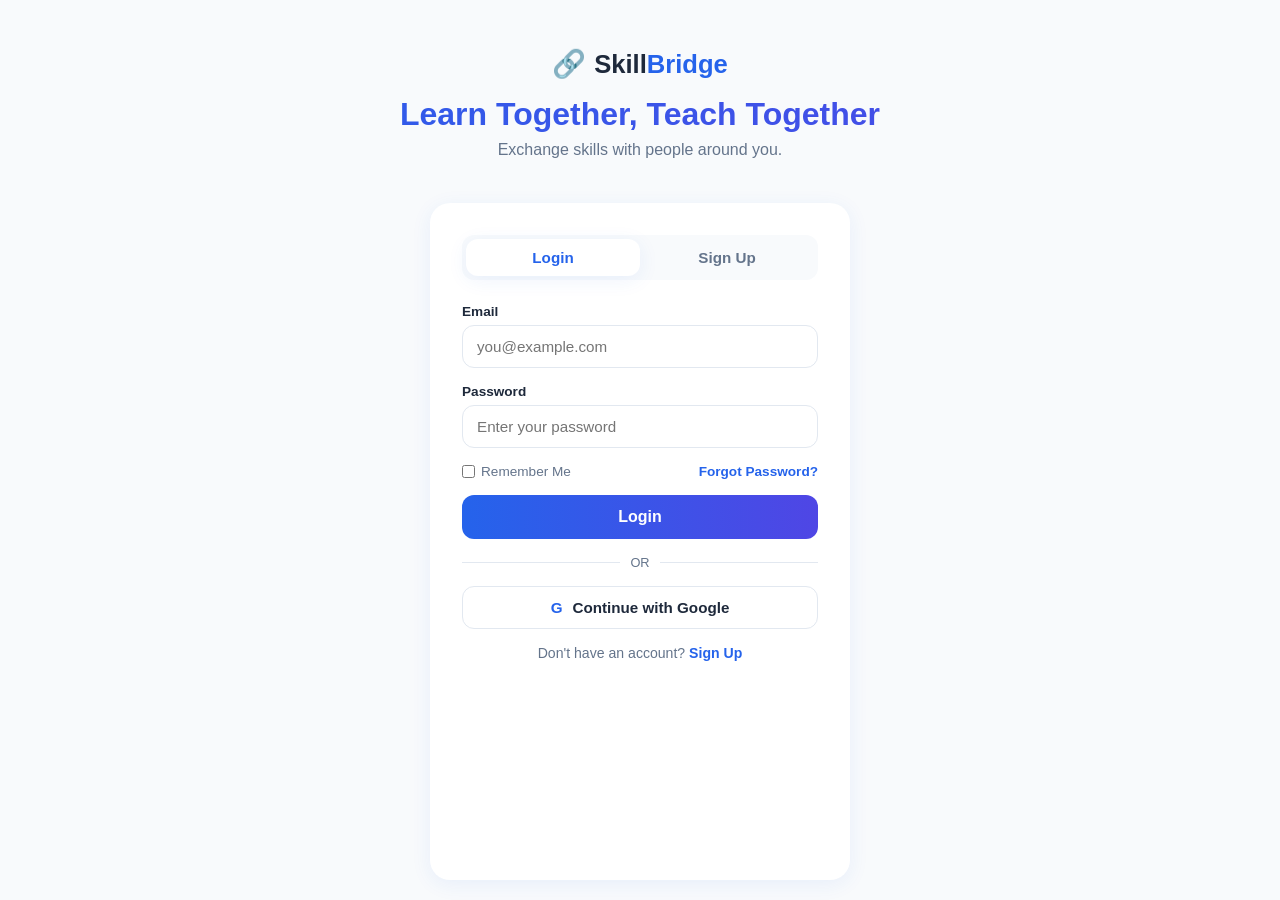
<file: index.html>
<!DOCTYPE html>
<html lang="en">
<head>
  <meta charset="UTF-8" />
  <meta name="viewport" content="width=device-width, initial-scale=1.0" />
  <title>SkillBridge - Learn Together, Teach Together</title>

  <!-- Link to our stylesheet -->
  <link rel="stylesheet" href="style.css" />
</head>
<body>

  <!-- ===================== TOP SECTION ===================== -->
  <!-- This is the header area with the logo, title and subtitle -->
  <header class="top-section">
    <div class="logo">
      <!-- Simple text-based logo using two colors -->
      <span class="logo-icon">🔗</span>
      <span class="logo-text">Skill<span class="logo-highlight">Bridge</span></span>
    </div>

    <h1 class="main-title">Learn Together, Teach Together</h1>
    <p class="main-subtitle">Exchange skills with people around you.</p>
  </header>

  <!-- ===================== AUTH CARD ===================== -->
  <!-- This card contains the Login and Sign Up forms -->
  <main class="auth-container">
    <div class="auth-card">

      <!-- Tabs to switch between Login and Sign Up -->
      <div class="tabs">
        <button class="tab-btn active" id="loginTabBtn" onclick="switchTab('login')">
          Login
        </button>
        <button class="tab-btn" id="signupTabBtn" onclick="switchTab('signup')">
          Sign Up
        </button>
      </div>

      <!-- ===================== LOGIN FORM ===================== -->
      <form class="auth-form active" id="loginForm">
        <div class="input-group">
          <label for="loginEmail">Email</label>
          <input type="email" id="loginEmail" placeholder="you@example.com" required />
        </div>

        <div class="input-group">
          <label for="loginPassword">Password</label>
          <input type="password" id="loginPassword" placeholder="Enter your password" required />
        </div>

        <!-- Remember me + Forgot password row -->
        <div class="form-row">
          <label class="checkbox-label">
            <input type="checkbox" id="rememberMe" />
            Remember Me
          </label>
          <a href="#" class="forgot-link">Forgot Password?</a>
        </div>

        <button type="submit" class="primary-btn">Login</button>

        <!-- Divider with OR text -->
        <div class="divider">
          <span>OR</span>
        </div>

        <!-- Google button - UI only, does not actually authenticate -->
        <button type="button" class="google-btn">
          <span class="google-icon">G</span>
          Continue with Google
        </button>

        <p class="switch-text">
          Don't have an account?
          <a href="#" onclick="switchTab('signup')">Sign Up</a>
        </p>
      </form>

      <!-- ===================== SIGN UP FORM ===================== -->
      <form class="auth-form" id="signupForm">
        <div class="input-group">
          <label for="signupName">Full Name</label>
          <input type="text" id="signupName" placeholder="Your full name" required />
        </div>

        <div class="input-group">
          <label for="signupEmail">Email</label>
          <input type="email" id="signupEmail" placeholder="you@example.com" required />
        </div>

        <div class="input-group">
          <label for="signupPassword">Password</label>
          <input type="password" id="signupPassword" placeholder="Create a password" required />
        </div>

        <div class="input-group">
          <label for="signupConfirmPassword">Confirm Password</label>
          <input type="password" id="signupConfirmPassword" placeholder="Re-enter your password" required />
        </div>

        <!-- This shows an error if passwords don't match -->
        <p class="error-text" id="signupError"></p>

        <button type="submit" class="primary-btn">Create Account</button>

        <p class="switch-text">
          Already have an account?
          <a href="#" onclick="switchTab('login')">Login</a>
        </p>
      </form>

    </div>
  </main>

  <!-- Link to our JavaScript file -->
  <script src="app.js"></script>
</body>
</html>
</file>
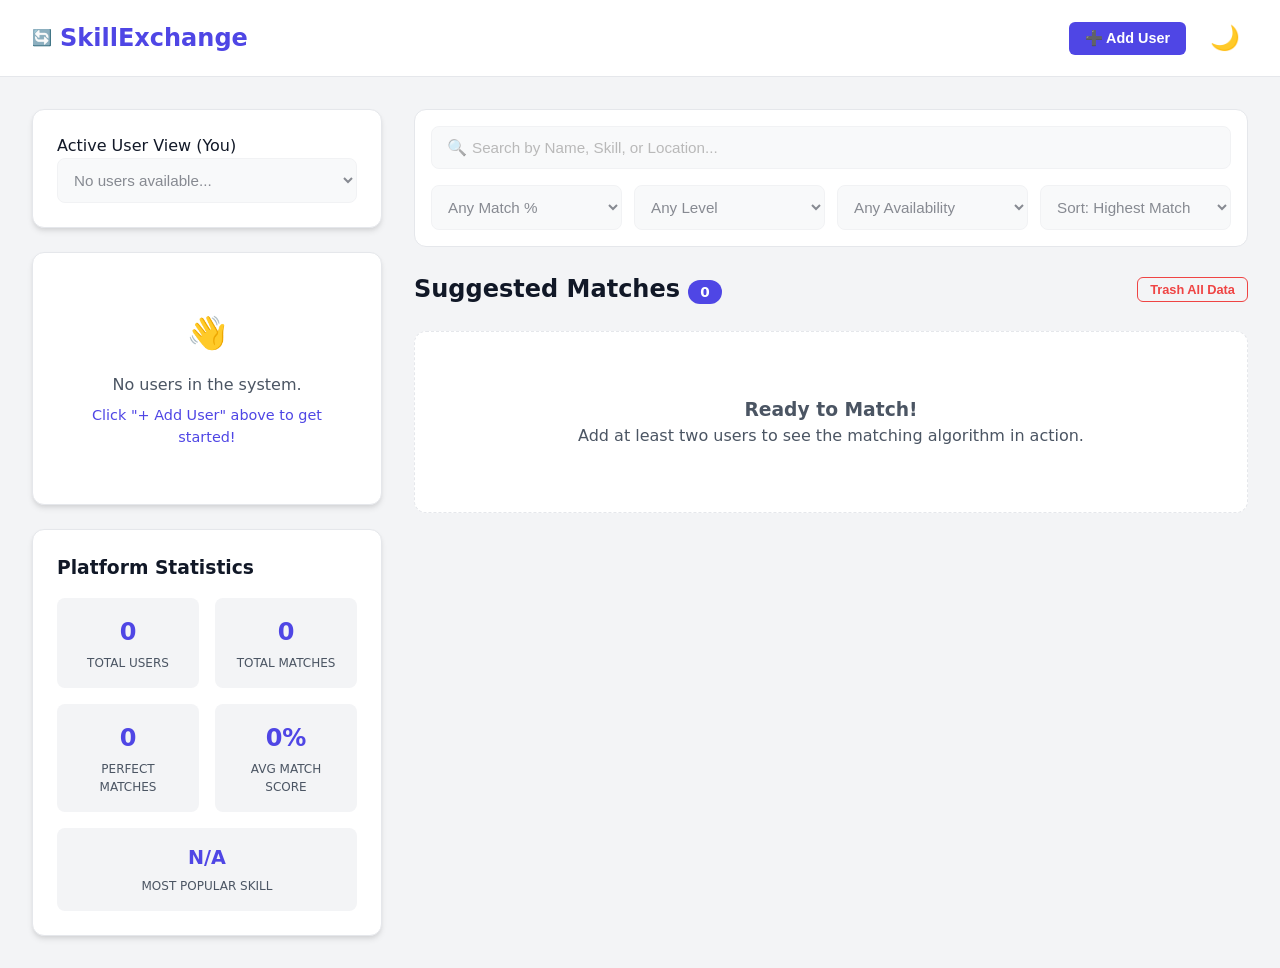
<file: match.html>
<!DOCTYPE html>
<html lang="en">
<head>
    <meta charset="UTF-8">
    <meta name="viewport" content="width=device-width, initial-scale=1.0">
    <title>Skill Exchange Matcher</title>
    <link rel="stylesheet" href="match.css">
</head>
<body>
    <header class="app-header">
        <div class="logo">
            <span class="logo-icon">🔄</span>
            <h1>SkillExchange</h1>
        </div>
        <div class="header-actions">
            <button id="btn-add-user" class="btn btn-primary">➕ Add User</button>
            <button id="theme-toggle" class="btn btn-icon" title="Toggle Dark Mode">🌙</button>
        </div>
    </header>

    <div class="app-container">
        <!-- Left Panel: User Profile & Dashboard -->
        <aside class="left-panel">
            <div class="card selector-card">
                <label for="user-selector">Active User View (You)</label>
                <select id="user-selector">
                    <option value="">No users available...</option>
                </select>
            </div>

            <div class="card profile-card" id="active-profile">
                <!-- Injected via JS -->
                <div class="empty-state">
                    <p>No users in the system.</p>
                    <p>Click "Add User" to get started!</p>
                </div>
            </div>

            <div class="card dashboard-card">
                <h3>Platform Statistics</h3>
                <div class="stats-grid" id="dashboard-stats">
                    <!-- Injected via JS -->
                </div>
            </div>
        </aside>

        <!-- Right Panel: Matches & Search -->
        <main class="right-panel">
            <div class="toolbar">
                <div class="search-box">
                    <span class="icon">🔍</span>
                    <input type="text" id="search-input" placeholder="Search by Name, Skill, or Location..." disabled>
                </div>
                
                <div class="filters">
                    <select id="filter-min-match" disabled>
                        <option value="0">Any Match %</option>
                        <option value="90">Perfect (90%+)</option>
                        <option value="75">Excellent (75%+)</option>
                        <option value="60">Strong (60%+)</option>
                        <option value="40">Good (40%+)</option>
                    </select>
                    
                    <select id="filter-level" disabled>
                        <option value="">Any Level</option>
                        <option value="Beginner">Beginner</option>
                        <option value="Intermediate">Intermediate</option>
                        <option value="Advanced">Advanced</option>
                        <option value="Expert">Expert</option>
                    </select>

                    <select id="filter-availability" disabled>
                        <option value="">Any Availability</option>
                        <option value="Weekends">Weekends</option>
                        <option value="Evenings">Evenings</option>
                        <option value="Weekdays">Weekdays</option>
                        <option value="Flexible">Flexible</option>
                    </select>

                    <select id="sort-matches" disabled>
                        <option value="highest">Sort: Highest Match</option>
                        <option value="lowest">Sort: Lowest Match</option>
                        <option value="alphabetical">Sort: Alphabetical</option>
                        <option value="shared">Sort: Most Shared Skills</option>
                    </select>
                </div>
            </div>

            <div class="matches-header">
                <h2>Suggested Matches <span id="match-count" class="badge count-badge">0</span></h2>
                <button id="btn-clear-data" class="btn btn-danger btn-small">Trash All Data</button>
            </div>

            <div class="matches-grid" id="matches-container">
                <!-- Matches injected via JS -->
                <div class="empty-state-large" style="grid-column: 1/-1;">
                    <h3>Ready to Match!</h3>
                    <p>Add at least two users to see the matching algorithm in action.</p>
                </div>
            </div>
        </main>
    </div>

    <!-- Add User Modal -->
    <div id="add-user-modal" class="modal">
        <div class="modal-content card">
            <div class="modal-header">
                <h2>Register New User</h2>
                <button id="close-modal" class="btn-icon">&times;</button>
            </div>
            <form id="add-user-form">
                <div class="form-group">
                    <label>Name</label>
                    <input type="text" id="reg-name" required placeholder="e.g., Alice">
                </div>
                
                <div class="form-group">
                    <label>Bio</label>
                    <input type="text" id="reg-bio" required placeholder="A short description about yourself">
                </div>
                
                <div class="form-row">
                    <div class="form-group">
                        <label>Location</label>
                        <input type="text" id="reg-location" required placeholder="e.g., New York">
                    </div>
                    
                    <div class="form-group">
                        <label>Experience Level</label>
                        <select id="reg-level" required>
                            <option value="Beginner">Beginner</option>
                            <option value="Intermediate">Intermediate</option>
                            <option value="Advanced">Advanced</option>
                            <option value="Expert">Expert</option>
                        </select>
                    </div>
                    
                    <div class="form-group">
                        <label>Availability</label>
                        <select id="reg-availability" required>
                            <option value="Weekends">Weekends</option>
                            <option value="Evenings">Evenings</option>
                            <option value="Weekdays">Weekdays</option>
                            <option value="Flexible">Flexible</option>
                        </select>
                    </div>
                </div>

                <div class="form-group">
                    <label>Skills I Know (Comma separated)</label>
                    <input type="text" id="reg-knows" required placeholder="e.g., HTML, CSS, JavaScript, Python">
                    <small>Separate multiple skills with commas.</small>
                </div>

                <div class="form-group">
                    <label>Skills I Want to Learn (Comma separated)</label>
                    <input type="text" id="reg-wants" required placeholder="e.g., React, Node.js, UI Design">
                    <small>Separate multiple skills with commas.</small>
                </div>

                <div class="form-actions">
                    <button type="button" id="btn-cancel-modal" class="btn btn-secondary">Cancel</button>
                    <button type="submit" class="btn btn-primary">Save User</button>
                </div>
            </form>
        </div>
    </div>

    <!-- Chat Modal -->
    <div id="chat-modal" class="modal">
        <div class="modal-content card chat-container">
            <div class="modal-header chat-header">
                <div class="chat-header-info" id="chat-header-info">
                    <!-- Injected via JS -->
                </div>
                <button id="close-chat-modal" class="btn-icon">&times;</button>
            </div>
            
            <div class="chat-messages" id="chat-messages">
                <!-- Messages injected via JS -->
            </div>
            
            <form id="chat-form" class="chat-input-area">
                <input type="text" id="chat-input" required placeholder="Type your message..." autocomplete="off">
                <button type="submit" class="btn btn-primary">Send</button>
            </form>
        </div>
    </div>

    <script src="match.js"></script>
</body>
</html>
</file>
<file: style.css>
:root {
  --color-primary: #2563eb;
  --color-secondary: #4f46e5;
  --color-background: #f8fafc;
  --color-card: #ffffff;
  --color-text-dark: #1e293b;
  --color-text-light: #64748b;
  --color-border: #e2e8f0;
  --color-error: #dc2626;

  --radius-md: 12px;
  --radius-lg: 20px;

  --shadow-soft: 0 4px 20px rgba(37, 99, 235, 0.08);
  --shadow-hover: 0 8px 30px rgba(37, 99, 235, 0.15);

  --transition-fast: 0.2s ease;
  --transition-medium: 0.4s ease;
}

* {
  margin: 0;
  padding: 0;
  box-sizing: border-box;
}

body {
  font-family: "Segoe UI", Arial, sans-serif;
  background-color: var(--color-background);
  color: var(--color-text-dark);
  min-height: 100vh;
  display: flex;
  flex-direction: column;
  align-items: center;
  animation: pageFadeIn 0.6s ease;
}

@keyframes pageFadeIn {
  from {
    opacity: 0;
    transform: translateY(10px);
  }
  to {
    opacity: 1;
    transform: translateY(0);
  }
}

.top-section {
  width: 100%;
  text-align: center;
  padding: 48px 20px 24px;
}

.logo {
  display: flex;
  align-items: center;
  justify-content: center;
  gap: 8px;
  font-size: 1.6rem;
  font-weight: 700;
  margin-bottom: 16px;
}

.logo-icon {
  font-size: 1.7rem;
}

.logo-highlight {
  color: var(--color-primary);
}

.main-title {
  font-size: 2rem;
  font-weight: 800;
  background: linear-gradient(90deg, var(--color-primary), var(--color-secondary));
  -webkit-background-clip: text;
  background-clip: text;
  color: transparent;
  margin-bottom: 8px;
}

.main-subtitle {
  font-size: 1rem;
  color: var(--color-text-light);
}

.auth-container {
  width: 100%;
  display: flex;
  justify-content: center;
  padding: 20px;
  flex: 1;
}

.auth-card {
  background-color: var(--color-card);
  width: 100%;
  max-width: 420px;
  padding: 32px;
  border-radius: var(--radius-lg);
  box-shadow: var(--shadow-soft);
  transition: box-shadow var(--transition-medium);
}

.auth-card:hover {
  box-shadow: var(--shadow-hover);
}

.tabs {
  display: flex;
  background-color: var(--color-background);
  border-radius: var(--radius-md);
  padding: 4px;
  margin-bottom: 24px;
}

.tab-btn {
  flex: 1;
  padding: 10px;
  border: none;
  background: transparent;
  font-size: 0.95rem;
  font-weight: 600;
  color: var(--color-text-light);
  border-radius: var(--radius-md);
  cursor: pointer;
  transition: all var(--transition-fast);
}

.tab-btn.active {
  background-color: var(--color-card);
  color: var(--color-primary);
  box-shadow: var(--shadow-soft);
}

.auth-form {
  display: none;
  flex-direction: column;
  gap: 16px;
  animation: formFadeIn var(--transition-medium);
}

.auth-form.active {
  display: flex;
}

@keyframes formFadeIn {
  from {
    opacity: 0;
    transform: translateX(10px);
  }
  to {
    opacity: 1;
    transform: translateX(0);
  }
}

.input-group {
  display: flex;
  flex-direction: column;
  gap: 6px;
}

.input-group label {
  font-size: 0.85rem;
  font-weight: 600;
  color: var(--color-text-dark);
}

.input-group input {
  padding: 12px 14px;
  border: 1.5px solid var(--color-border);
  border-radius: var(--radius-md);
  font-size: 0.95rem;
  outline: none;
  transition: border-color var(--transition-fast), box-shadow var(--transition-fast);
}

.input-group input:focus {
  border-color: var(--color-primary);
  box-shadow: 0 0 0 3px rgba(37, 99, 235, 0.15);
}

.form-row {
  display: flex;
  justify-content: space-between;
  align-items: center;
  font-size: 0.85rem;
}

.checkbox-label {
  display: flex;
  align-items: center;
  gap: 6px;
  color: var(--color-text-light);
  cursor: pointer;
}

.forgot-link {
  color: var(--color-primary);
  text-decoration: none;
  font-weight: 600;
}

.forgot-link:hover {
  text-decoration: underline;
}

.primary-btn {
  padding: 13px;
  border: none;
  border-radius: var(--radius-md);
  background: linear-gradient(90deg, var(--color-primary), var(--color-secondary));
  color: white;
  font-size: 1rem;
  font-weight: 700;
  cursor: pointer;
  transition: transform var(--transition-fast), box-shadow var(--transition-fast);
}

.primary-btn:hover {
  transform: translateY(-2px);
  box-shadow: var(--shadow-hover);
}

.primary-btn:active {
  transform: translateY(0);
}

.google-btn {
  display: flex;
  align-items: center;
  justify-content: center;
  gap: 10px;
  padding: 12px;
  border: 1.5px solid var(--color-border);
  border-radius: var(--radius-md);
  background-color: var(--color-card);
  font-size: 0.95rem;
  font-weight: 600;
  color: var(--color-text-dark);
  cursor: pointer;
  transition: background-color var(--transition-fast), transform var(--transition-fast);
}

.google-btn:hover {
  background-color: var(--color-background);
  transform: translateY(-2px);
}

.google-icon {
  font-weight: 800;
  color: var(--color-primary);
}

.divider {
  display: flex;
  align-items: center;
  text-align: center;
  color: var(--color-text-light);
  font-size: 0.8rem;
}

.divider::before,
.divider::after {
  content: "";
  flex: 1;
  border-bottom: 1px solid var(--color-border);
}

.divider span {
  padding: 0 10px;
}

.switch-text {
  text-align: center;
  font-size: 0.88rem;
  color: var(--color-text-light);
}

.switch-text a {
  color: var(--color-primary);
  font-weight: 700;
  text-decoration: none;
}

.switch-text a:hover {
  text-decoration: underline;
}

.error-text {
  color: var(--color-error);
  font-size: 0.82rem;
  min-height: 18px;
}

@media (max-width: 768px) {
  .main-title {
    font-size: 1.6rem;
  }

  .auth-card {
    max-width: 380px;
    padding: 26px;
  }
}

@media (max-width: 480px) {
  .top-section {
    padding: 32px 16px 16px;
  }

  .main-title {
    font-size: 1.35rem;
  }

  .main-subtitle {
    font-size: 0.9rem;
  }

  .auth-card {
    max-width: 100%;
    padding: 20px;
    border-radius: var(--radius-md);
  }

  .form-row {
    flex-direction: column;
    align-items: flex-start;
    gap: 8px;
  }
}
</file>
<file: match.css>
/* Core Variables & Reset */
:root {
    --bg-color: #f3f4f6;
    --surface: #ffffff;
    --text-primary: #111827;
    --text-secondary: #4b5563;
    --primary: #4f46e5;
    --primary-hover: #4338ca;
    --danger: #ef4444;
    --danger-hover: #dc2626;
    --border: #e5e7eb;
    
    /* Category Colors */
    --cat-perfect: #10b981;
    --cat-excellent: #3b82f6;
    --cat-strong: #8b5cf6;
    --cat-good: #f59e0b;
    --cat-mentor: #ec4899;
    --cat-weak: #6b7280;

    --transition: all 0.3s cubic-bezier(0.4, 0, 0.2, 1);
    --shadow: 0 4px 6px -1px rgba(0, 0, 0, 0.1), 0 2px 4px -1px rgba(0, 0, 0, 0.06);
    --shadow-hover: 0 10px 15px -3px rgba(0, 0, 0, 0.1), 0 4px 6px -2px rgba(0, 0, 0, 0.05);
}

[data-theme="dark"] {
    --bg-color: #111827;
    --surface: #1f2937;
    --text-primary: #f9fafb;
    --text-secondary: #9ca3af;
    --border: #374151;
}

* { box-sizing: border-box; margin: 0; padding: 0; }

body {
    font-family: system-ui, -apple-system, sans-serif;
    background-color: var(--bg-color); color: var(--text-primary);
    line-height: 1.5; transition: background-color var(--transition), color var(--transition);
}

/* Buttons */
.btn {
    padding: 0.5rem 1rem; border: none; border-radius: 6px;
    font-weight: 600; cursor: pointer; transition: var(--transition); font-size: 0.9rem;
}
.btn-primary { background-color: var(--primary); color: white; }
.btn-primary:hover { background-color: var(--primary-hover); }
.btn-secondary { background-color: transparent; border: 1px solid var(--border); color: var(--text-primary); }
.btn-secondary:hover { background-color: var(--border); }
.btn-danger { background-color: transparent; border: 1px solid var(--danger); color: var(--danger); }
.btn-danger:hover { background-color: var(--danger); color: white; }
.btn-small { padding: 0.25rem 0.75rem; font-size: 0.8rem; }

/* Header */
.app-header {
    background-color: var(--surface); border-bottom: 1px solid var(--border);
    padding: 1rem 2rem; display: flex; justify-content: space-between;
    align-items: center; position: sticky; top: 0; z-index: 100;
}
.logo { display: flex; align-items: center; gap: 0.5rem; }
.logo h1 { font-size: 1.5rem; color: var(--primary); }
.header-actions { display: flex; align-items: center; gap: 1rem; }
.btn-icon {
    background: none; border: none; font-size: 1.5rem; cursor: pointer;
    padding: 0.5rem; border-radius: 50%; color: var(--text-primary); transition: var(--transition);
}
.btn-icon:hover { background-color: var(--border); }

/* Layout */
.app-container { display: flex; max-width: 1400px; margin: 0 auto; padding: 2rem; gap: 2rem; }
.left-panel { flex: 0 0 350px; display: flex; flex-direction: column; gap: 1.5rem; }
.right-panel { flex: 1; min-width: 0; display: flex; flex-direction: column; gap: 1.5rem; }

/* Cards & Empty States */
.card {
    background-color: var(--surface); border-radius: 12px; padding: 1.5rem;
    border: 1px solid var(--border); box-shadow: var(--shadow);
}
.empty-state, .empty-state-large { text-align: center; padding: 2rem; color: var(--text-secondary); }
.empty-state-large { padding: 4rem 2rem; background-color: var(--surface); border-radius: 12px; border: 1px dashed var(--border); }

/* Selectors & Inputs */
select, input[type="text"] {
    width: 100%; padding: 0.75rem; border: 1px solid var(--border);
    border-radius: 8px; background-color: var(--bg-color); color: var(--text-primary);
    font-size: 0.95rem; outline: none; transition: var(--transition);
}
select:disabled, input:disabled { opacity: 0.5; cursor: not-allowed; }
select:focus:not(:disabled), input:focus:not(:disabled) {
    border-color: var(--primary); box-shadow: 0 0 0 3px rgba(79, 70, 229, 0.2);
}

/* Profile Elements */
.profile-header { display: flex; align-items: center; gap: 1rem; margin-bottom: 1rem; }
.avatar {
    width: 60px; height: 60px; border-radius: 50%; display: flex; align-items: center;
    justify-content: center; font-size: 1.5rem; font-weight: bold; color: white;
}
.profile-info h2 { font-size: 1.25rem; margin-bottom: 0.25rem; }
.meta { font-size: 0.85rem; color: var(--text-secondary); display: flex; gap: 0.75rem; }
.bio { font-size: 0.95rem; margin-bottom: 1.5rem; font-style: italic; color: var(--text-secondary); }
.skills-section { margin-bottom: 1.25rem; }
.skills-section h4 { font-size: 0.9rem; margin-bottom: 0.5rem; color: var(--text-secondary); }
.skill-tags { display: flex; flex-wrap: wrap; gap: 0.5rem; }
.tag { padding: 0.25rem 0.75rem; background-color: var(--border); border-radius: 999px; font-size: 0.8rem; font-weight: 500; }
.tag.knows { background-color: rgba(16, 185, 129, 0.15); color: #059669; }
.tag.wants { background-color: rgba(59, 130, 246, 0.15); color: #2563eb; }
[data-theme="dark"] .tag.knows { color: #34d399; }
[data-theme="dark"] .tag.wants { color: #60a5fa; }

/* Dashboard */
.stats-grid { display: grid; grid-template-columns: 1fr 1fr; gap: 1rem; margin-top: 1rem; }
.stat-item { background-color: var(--bg-color); padding: 1rem; border-radius: 8px; text-align: center; }
.stat-value { font-size: 1.5rem; font-weight: bold; color: var(--primary); }
.stat-label { font-size: 0.75rem; text-transform: uppercase; color: var(--text-secondary); margin-top: 0.25rem; }

/* Toolbar & Filters */
.toolbar { display: flex; flex-direction: column; gap: 1rem; background-color: var(--surface); padding: 1rem; border-radius: 12px; border: 1px solid var(--border); }
.search-box { position: relative; }
.search-box .icon { position: absolute; left: 1rem; top: 50%; transform: translateY(-50%); color: var(--text-secondary); }
.search-box input { padding-left: 2.5rem; }
.filters { display: grid; grid-template-columns: repeat(auto-fit, minmax(150px, 1fr)); gap: 0.75rem; }

/* Matches Grid */
.matches-header { display: flex; align-items: center; justify-content: space-between; }
.badge { background-color: var(--primary); color: white; padding: 0.25rem 0.75rem; border-radius: 999px; font-size: 0.85rem; }
.matches-grid { display: grid; grid-template-columns: repeat(auto-fill, minmax(320px, 1fr)); gap: 1.5rem; }

/* Match Card */
.match-card {
    background-color: var(--surface); border: 1px solid var(--border); border-radius: 12px; overflow: hidden;
    transition: var(--transition); opacity: 0; transform: translateY(20px); display: flex; flex-direction: column;
}
.match-card.fade-in { opacity: 1; transform: translateY(0); }
.match-card:hover { transform: translateY(-5px); box-shadow: var(--shadow-hover); }

/* Clickable Header */
.mc-header { 
    padding: 1.25rem; display: flex; align-items: center; gap: 1rem; border-bottom: 1px solid var(--border); position: relative;
    cursor: pointer; transition: background-color 0.2s;
}
.mc-header:hover { background-color: var(--bg-color); }

.category-badge { position: absolute; top: 1rem; right: 1rem; font-size: 0.75rem; padding: 0.2rem 0.6rem; border-radius: 4px; color: white; font-weight: bold; }
.mc-body { padding: 1.25rem; flex: 1; display: flex; flex-direction: column;}

/* Progress Bar */
.score-wrapper { margin-bottom: 1.5rem; }
.score-header { display: flex; justify-content: space-between; align-items: end; margin-bottom: 0.5rem; }
.score-num { font-size: 2rem; font-weight: 800; line-height: 1; }
.progress-track { height: 8px; background-color: var(--border); border-radius: 4px; overflow: hidden; }
.progress-fill { height: 100%; width: 0%; border-radius: 4px; transition: width 1.5s cubic-bezier(0.22, 1, 0.36, 1); }

/* Match Details */
.match-details { display: flex; flex-direction: column; gap: 1rem; flex: 1; }
.detail-row h5 { font-size: 0.8rem; color: var(--text-secondary); margin-bottom: 0.25rem; text-transform: uppercase; }
.detail-row p { font-size: 0.9rem; font-weight: 500; }
.mutual-reason {
    background-color: var(--bg-color); padding: 0.75rem; border-radius: 8px; font-size: 0.85rem;
    margin-top: 1rem; border-left: 3px solid var(--primary);
}

.match-actions { margin-top: 1rem; display: flex; justify-content: flex-end; align-items: center; gap: 1rem; }

/* Modals */
.modal {
    display: none; position: fixed; top: 0; left: 0; width: 100%; height: 100%;
    background-color: rgba(0, 0, 0, 0.6); z-index: 1000; align-items: center; justify-content: center;
    backdrop-filter: blur(4px);
}
.modal.show { display: flex; }
.modal-content {
    width: 100%; max-width: 600px; background-color: var(--surface); padding: 2rem;
    border-radius: 12px; max-height: 90vh; overflow-y: auto;
    animation: modalPop 0.3s cubic-bezier(0.4, 0, 0.2, 1);
}
@keyframes modalPop {
    0% { transform: scale(0.95); opacity: 0; }
    100% { transform: scale(1); opacity: 1; }
}
.modal-header { display: flex; justify-content: space-between; align-items: center; margin-bottom: 1.5rem; }

/* Forms */
.form-group { margin-bottom: 1.25rem; }
.form-group label { display: block; margin-bottom: 0.5rem; font-weight: 600; font-size: 0.9rem; color: var(--text-primary); }
.form-group small { display: block; margin-top: 0.25rem; font-size: 0.8rem; color: var(--text-secondary); }
.form-row { display: grid; grid-template-columns: repeat(auto-fit, minmax(150px, 1fr)); gap: 1rem; }
.form-actions { display: flex; justify-content: flex-end; gap: 1rem; margin-top: 2rem; padding-top: 1rem; border-top: 1px solid var(--border); }

/* Chat Specific Styles */
.chat-container { padding: 0; display: flex; flex-direction: column; height: 85vh; max-height: 700px; }
.chat-container .modal-header { 
    padding: 1rem 1.5rem; margin: 0; background-color: var(--bg-color); 
    border-bottom: 1px solid var(--border); border-radius: 12px 12px 0 0; 
}
.chat-header-info { display: flex; align-items: center; gap: 1rem; }
.chat-header-info h3 { margin: 0; font-size: 1.1rem; }

.chat-messages {
    flex: 1; overflow-y: auto; padding: 1.5rem; display: flex; 
    flex-direction: column; gap: 1rem; background-color: var(--surface);
}

.chat-bubble {
    max-width: 75%; padding: 0.75rem 1rem; border-radius: 12px; 
    font-size: 0.95rem; line-height: 1.4; position: relative;
    animation: slideUp 0.2s ease-out;
}
@keyframes slideUp { from { opacity: 0; transform: translateY(10px); } to { opacity: 1; transform: translateY(0); } }

.msg-sent { 
    align-self: flex-end; background-color: var(--primary); 
    color: white; border-bottom-right-radius: 2px; 
}
.msg-received { 
    align-self: flex-start; background-color: var(--bg-color); 
    color: var(--text-primary); border: 1px solid var(--border); border-bottom-left-radius: 2px; 
}
.msg-time { font-size: 0.7rem; opacity: 0.8; margin-top: 0.3rem; text-align: right; display: block; }
.msg-received .msg-time { opacity: 0.6; }

.chat-input-area {
    display: flex; gap: 0.5rem; padding: 1rem; border-top: 1px solid var(--border);
    background-color: var(--bg-color); border-radius: 0 0 12px 12px;
}
.chat-input-area input { flex: 1; margin: 0; }

/* Responsiveness */
@media (max-width: 900px) {
    .app-container { flex-direction: column; }
    .left-panel { flex: none; width: 100%; }
}
</file>
